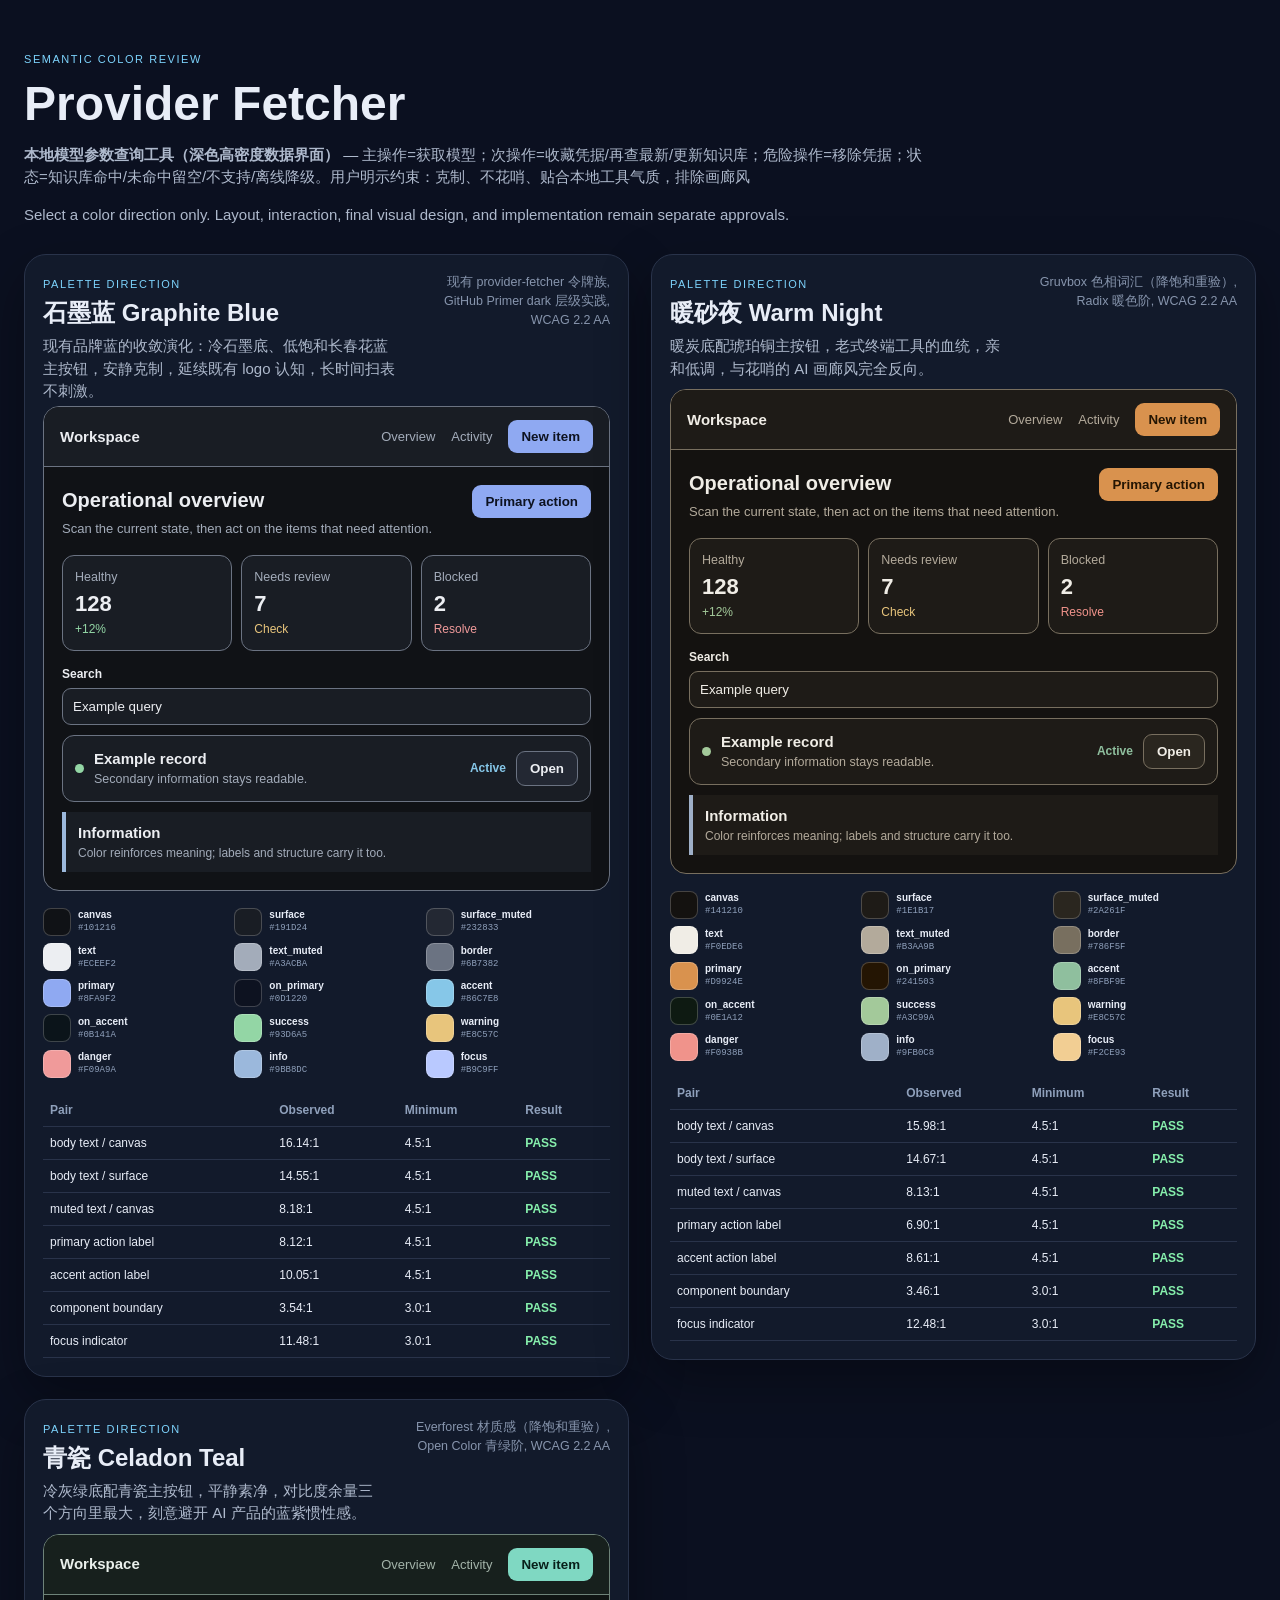
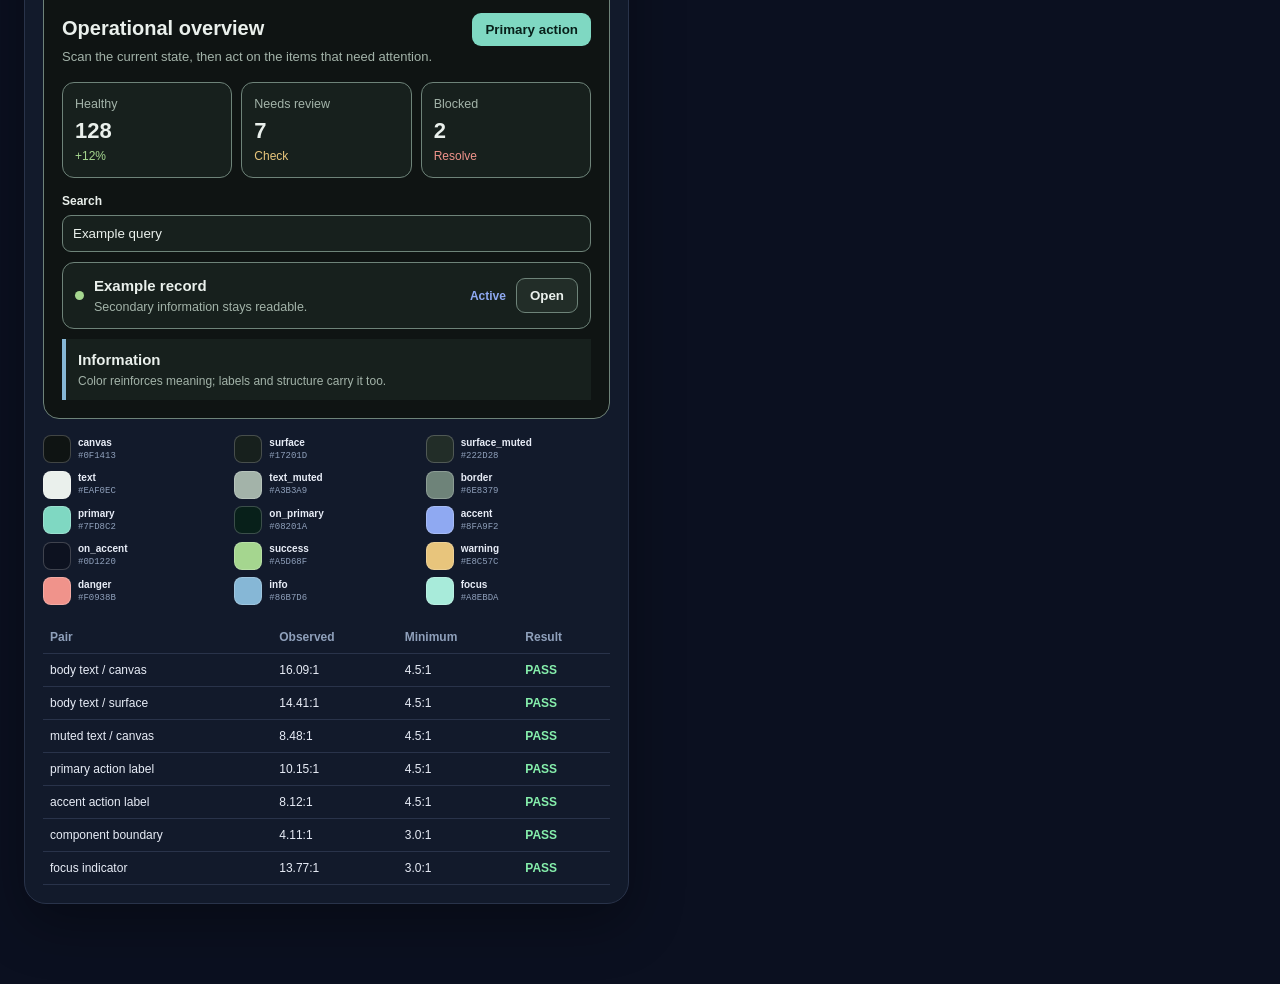
<file: design/palettes/palette-board.html>
<!doctype html>
<html lang="en"><head><meta charset="utf-8"><meta name="viewport" content="width=device-width,initial-scale=1"><title>Provider Fetcher — palette comparison</title>
<style>
*{box-sizing:border-box} body{margin:0;background:#0b1020;color:#e8edf7;font:15px/1.5 Inter,Segoe UI,Arial,sans-serif} .page{max-width:1500px;margin:auto;padding:40px 24px 80px} .intro{max-width:900px;margin-bottom:28px} .intro h1{font-size:clamp(28px,4vw,48px);line-height:1.05;margin:.2em 0} .intro p{color:#aeb9cc} .grid{display:grid;grid-template-columns:repeat(auto-fit,minmax(min(100%,420px),1fr));gap:22px;align-items:start} .direction{border:1px solid #29334a;border-radius:22px;background:#121a2b;padding:18px;box-shadow:0 20px 55px #0005} .direction>header{display:flex;justify-content:space-between;gap:18px;min-height:116px} .direction>header h2{margin:.1em 0;font-size:24px} .direction>header p{margin:.25em 0;color:#aeb9cc} .direction>header small{max-width:38%;color:#8795ad;text-align:right} .eyebrow{font-size:11px;letter-spacing:.14em;color:#7dd3fc!important} .preview{overflow:hidden;border-radius:16px;background:var(--canvas);color:var(--text);border:1px solid var(--border);min-height:400px} nav{display:flex;gap:16px;align-items:center;padding:13px 16px;background:var(--surface);border-bottom:1px solid var(--border)} nav strong{margin-right:auto} nav span{color:var(--text-muted);font-size:13px} button{border:0;border-radius:9px;padding:9px 13px;font-weight:700;cursor:default} nav button,.primary{background:var(--primary);color:var(--on-primary)} main{padding:18px} .title{display:flex;justify-content:space-between;gap:12px;align-items:start} h3{margin:0;font-size:20px} .title p{margin:4px 0 16px;color:var(--text-muted);font-size:13px} .stats{display:grid;grid-template-columns:repeat(3,1fr);gap:9px} article{background:var(--surface);border:1px solid var(--border);border-radius:12px;padding:12px} article small{display:block;color:var(--text-muted)} article b{font-size:22px} article i{display:block;font-style:normal;font-size:12px} .success{color:var(--success)} .warning{color:var(--warning)} .danger{color:var(--danger)} label{display:block;margin:14px 0 10px;font-size:12px;font-weight:700} input{display:block;width:100%;margin-top:5px;padding:10px;border:1px solid var(--border);border-radius:9px;background:var(--surface);color:var(--text);outline:3px solid transparent} input:focus{outline-color:var(--focus)} .row{display:grid;grid-template-columns:auto 1fr auto auto;gap:10px;align-items:center;background:var(--surface);border:1px solid var(--border);border-radius:12px;padding:12px} .row small{display:block;color:var(--text-muted)} .dot{width:9px;height:9px;border-radius:50%;background:var(--success)} .tag{color:var(--accent);font-weight:700;font-size:12px} .secondary{background:var(--muted);color:var(--text);border:1px solid var(--border)} .notice{margin-top:10px;border-left:4px solid var(--info);background:var(--surface);padding:10px 12px;display:grid} .notice span{color:var(--text-muted);font-size:12px} .swatches{display:grid;grid-template-columns:repeat(3,1fr);gap:7px;margin:16px 0} .swatch{display:grid;grid-template-columns:28px 1fr;column-gap:7px;align-items:center;min-width:0} .swatch span{width:28px;height:28px;border-radius:8px;border:1px solid #ffffff35;grid-row:1/3} .swatch b{font-size:10px;overflow:hidden;text-overflow:ellipsis} .swatch code{font-size:9px;color:#8fa0bb} table{width:100%;border-collapse:collapse;font-size:12px} th,td{padding:7px;border-bottom:1px solid #29334a;text-align:left} th{color:#8fa0bb} .pass{color:#86efac;font-weight:800} .fail{color:#fca5a5;font-weight:800}
@media(max-width:620px){nav span{display:none}.stats{grid-template-columns:1fr}.swatches{grid-template-columns:repeat(2,1fr)}.direction>header{display:block}.direction>header small{display:block;max-width:none;text-align:left}}
</style></head><body><div class="page"><div class="intro"><p class="eyebrow">SEMANTIC COLOR REVIEW</p><h1>Provider Fetcher</h1><p><b>本地模型参数查询工具（深色高密度数据界面）</b> — 主操作=获取模型；次操作=收藏凭据/再查最新/更新知识库；危险操作=移除凭据；状态=知识库命中/未命中留空/不支持/离线降级。用户明示约束：克制、不花哨、贴合本地工具气质，排除画廊风</p><p>Select a color direction only. Layout, interaction, final visual design, and implementation remain separate approvals.</p></div><div class="grid">
            <section class="direction" style="--canvas:#101216;--surface:#191D24;--muted:#232833;--text:#ECEEF2;--text-muted:#A3ACBA;--border:#6B7382;--primary:#8FA9F2;--on-primary:#0D1220;--accent:#86C7E8;--on-accent:#0B141A;--success:#93D6A5;--warning:#E8C57C;--danger:#F09A9A;--info:#9BB8DC;--focus:#B9C9FF">
              <header><div><p class="eyebrow">PALETTE DIRECTION</p><h2>石墨蓝 Graphite Blue</h2><p>现有品牌蓝的收敛演化：冷石墨底、低饱和长春花蓝主按钮，安静克制，延续既有 logo 认知，长时间扫表不刺激。</p></div><small>现有 provider-fetcher 令牌族, GitHub Primer dark 层级实践, WCAG 2.2 AA</small></header>
              <div class="preview">
                <nav><strong>Workspace</strong><span>Overview</span><span>Activity</span><button>New item</button></nav>
                <main>
                  <div class="title"><div><h3>Operational overview</h3><p>Scan the current state, then act on the items that need attention.</p></div><button class="primary">Primary action</button></div>
                  <div class="stats"><article><small>Healthy</small><b>128</b><i class="success">+12%</i></article><article><small>Needs review</small><b>7</b><i class="warning">Check</i></article><article><small>Blocked</small><b>2</b><i class="danger">Resolve</i></article></div>
                  <label>Search<input value="Example query" /></label>
                  <div class="row"><span class="dot"></span><div><b>Example record</b><small>Secondary information stays readable.</small></div><span class="tag">Active</span><button class="secondary">Open</button></div>
                  <div class="notice"><b>Information</b><span>Color reinforces meaning; labels and structure carry it too.</span></div>
                </main>
              </div>
              <div class="swatches"><div class="swatch"><span style="background:#101216"></span><b>canvas</b><code>#101216</code></div><div class="swatch"><span style="background:#191D24"></span><b>surface</b><code>#191D24</code></div><div class="swatch"><span style="background:#232833"></span><b>surface_muted</b><code>#232833</code></div><div class="swatch"><span style="background:#ECEEF2"></span><b>text</b><code>#ECEEF2</code></div><div class="swatch"><span style="background:#A3ACBA"></span><b>text_muted</b><code>#A3ACBA</code></div><div class="swatch"><span style="background:#6B7382"></span><b>border</b><code>#6B7382</code></div><div class="swatch"><span style="background:#8FA9F2"></span><b>primary</b><code>#8FA9F2</code></div><div class="swatch"><span style="background:#0D1220"></span><b>on_primary</b><code>#0D1220</code></div><div class="swatch"><span style="background:#86C7E8"></span><b>accent</b><code>#86C7E8</code></div><div class="swatch"><span style="background:#0B141A"></span><b>on_accent</b><code>#0B141A</code></div><div class="swatch"><span style="background:#93D6A5"></span><b>success</b><code>#93D6A5</code></div><div class="swatch"><span style="background:#E8C57C"></span><b>warning</b><code>#E8C57C</code></div><div class="swatch"><span style="background:#F09A9A"></span><b>danger</b><code>#F09A9A</code></div><div class="swatch"><span style="background:#9BB8DC"></span><b>info</b><code>#9BB8DC</code></div><div class="swatch"><span style="background:#B9C9FF"></span><b>focus</b><code>#B9C9FF</code></div></div>
              <table><thead><tr><th>Pair</th><th>Observed</th><th>Minimum</th><th>Result</th></tr></thead><tbody><tr><td>body text / canvas</td><td>16.14:1</td><td>4.5:1</td><td class="pass">PASS</td></tr><tr><td>body text / surface</td><td>14.55:1</td><td>4.5:1</td><td class="pass">PASS</td></tr><tr><td>muted text / canvas</td><td>8.18:1</td><td>4.5:1</td><td class="pass">PASS</td></tr><tr><td>primary action label</td><td>8.12:1</td><td>4.5:1</td><td class="pass">PASS</td></tr><tr><td>accent action label</td><td>10.05:1</td><td>4.5:1</td><td class="pass">PASS</td></tr><tr><td>component boundary</td><td>3.54:1</td><td>3.0:1</td><td class="pass">PASS</td></tr><tr><td>focus indicator</td><td>11.48:1</td><td>3.0:1</td><td class="pass">PASS</td></tr></tbody></table>
            </section>
            
            <section class="direction" style="--canvas:#141210;--surface:#1E1B17;--muted:#2A261F;--text:#F0EDE6;--text-muted:#B3AA9B;--border:#786F5F;--primary:#D9924E;--on-primary:#241503;--accent:#8FBF9E;--on-accent:#0E1A12;--success:#A3C99A;--warning:#E8C57C;--danger:#F0938B;--info:#9FB0C8;--focus:#F2CE93">
              <header><div><p class="eyebrow">PALETTE DIRECTION</p><h2>暖砂夜 Warm Night</h2><p>暖炭底配琥珀铜主按钮，老式终端工具的血统，亲和低调，与花哨的 AI 画廊风完全反向。</p></div><small>Gruvbox 色相词汇（降饱和重验）, Radix 暖色阶, WCAG 2.2 AA</small></header>
              <div class="preview">
                <nav><strong>Workspace</strong><span>Overview</span><span>Activity</span><button>New item</button></nav>
                <main>
                  <div class="title"><div><h3>Operational overview</h3><p>Scan the current state, then act on the items that need attention.</p></div><button class="primary">Primary action</button></div>
                  <div class="stats"><article><small>Healthy</small><b>128</b><i class="success">+12%</i></article><article><small>Needs review</small><b>7</b><i class="warning">Check</i></article><article><small>Blocked</small><b>2</b><i class="danger">Resolve</i></article></div>
                  <label>Search<input value="Example query" /></label>
                  <div class="row"><span class="dot"></span><div><b>Example record</b><small>Secondary information stays readable.</small></div><span class="tag">Active</span><button class="secondary">Open</button></div>
                  <div class="notice"><b>Information</b><span>Color reinforces meaning; labels and structure carry it too.</span></div>
                </main>
              </div>
              <div class="swatches"><div class="swatch"><span style="background:#141210"></span><b>canvas</b><code>#141210</code></div><div class="swatch"><span style="background:#1E1B17"></span><b>surface</b><code>#1E1B17</code></div><div class="swatch"><span style="background:#2A261F"></span><b>surface_muted</b><code>#2A261F</code></div><div class="swatch"><span style="background:#F0EDE6"></span><b>text</b><code>#F0EDE6</code></div><div class="swatch"><span style="background:#B3AA9B"></span><b>text_muted</b><code>#B3AA9B</code></div><div class="swatch"><span style="background:#786F5F"></span><b>border</b><code>#786F5F</code></div><div class="swatch"><span style="background:#D9924E"></span><b>primary</b><code>#D9924E</code></div><div class="swatch"><span style="background:#241503"></span><b>on_primary</b><code>#241503</code></div><div class="swatch"><span style="background:#8FBF9E"></span><b>accent</b><code>#8FBF9E</code></div><div class="swatch"><span style="background:#0E1A12"></span><b>on_accent</b><code>#0E1A12</code></div><div class="swatch"><span style="background:#A3C99A"></span><b>success</b><code>#A3C99A</code></div><div class="swatch"><span style="background:#E8C57C"></span><b>warning</b><code>#E8C57C</code></div><div class="swatch"><span style="background:#F0938B"></span><b>danger</b><code>#F0938B</code></div><div class="swatch"><span style="background:#9FB0C8"></span><b>info</b><code>#9FB0C8</code></div><div class="swatch"><span style="background:#F2CE93"></span><b>focus</b><code>#F2CE93</code></div></div>
              <table><thead><tr><th>Pair</th><th>Observed</th><th>Minimum</th><th>Result</th></tr></thead><tbody><tr><td>body text / canvas</td><td>15.98:1</td><td>4.5:1</td><td class="pass">PASS</td></tr><tr><td>body text / surface</td><td>14.67:1</td><td>4.5:1</td><td class="pass">PASS</td></tr><tr><td>muted text / canvas</td><td>8.13:1</td><td>4.5:1</td><td class="pass">PASS</td></tr><tr><td>primary action label</td><td>6.90:1</td><td>4.5:1</td><td class="pass">PASS</td></tr><tr><td>accent action label</td><td>8.61:1</td><td>4.5:1</td><td class="pass">PASS</td></tr><tr><td>component boundary</td><td>3.46:1</td><td>3.0:1</td><td class="pass">PASS</td></tr><tr><td>focus indicator</td><td>12.48:1</td><td>3.0:1</td><td class="pass">PASS</td></tr></tbody></table>
            </section>
            
            <section class="direction" style="--canvas:#0F1413;--surface:#17201D;--muted:#222D28;--text:#EAF0EC;--text-muted:#A3B3A9;--border:#6E8379;--primary:#7FD8C2;--on-primary:#08201A;--accent:#8FA9F2;--on-accent:#0D1220;--success:#A5D68F;--warning:#E8C57C;--danger:#F0938B;--info:#86B7D6;--focus:#A8EBDA">
              <header><div><p class="eyebrow">PALETTE DIRECTION</p><h2>青瓷 Celadon Teal</h2><p>冷灰绿底配青瓷主按钮，平静素净，对比度余量三个方向里最大，刻意避开 AI 产品的蓝紫惯性感。</p></div><small>Everforest 材质感（降饱和重验）, Open Color 青绿阶, WCAG 2.2 AA</small></header>
              <div class="preview">
                <nav><strong>Workspace</strong><span>Overview</span><span>Activity</span><button>New item</button></nav>
                <main>
                  <div class="title"><div><h3>Operational overview</h3><p>Scan the current state, then act on the items that need attention.</p></div><button class="primary">Primary action</button></div>
                  <div class="stats"><article><small>Healthy</small><b>128</b><i class="success">+12%</i></article><article><small>Needs review</small><b>7</b><i class="warning">Check</i></article><article><small>Blocked</small><b>2</b><i class="danger">Resolve</i></article></div>
                  <label>Search<input value="Example query" /></label>
                  <div class="row"><span class="dot"></span><div><b>Example record</b><small>Secondary information stays readable.</small></div><span class="tag">Active</span><button class="secondary">Open</button></div>
                  <div class="notice"><b>Information</b><span>Color reinforces meaning; labels and structure carry it too.</span></div>
                </main>
              </div>
              <div class="swatches"><div class="swatch"><span style="background:#0F1413"></span><b>canvas</b><code>#0F1413</code></div><div class="swatch"><span style="background:#17201D"></span><b>surface</b><code>#17201D</code></div><div class="swatch"><span style="background:#222D28"></span><b>surface_muted</b><code>#222D28</code></div><div class="swatch"><span style="background:#EAF0EC"></span><b>text</b><code>#EAF0EC</code></div><div class="swatch"><span style="background:#A3B3A9"></span><b>text_muted</b><code>#A3B3A9</code></div><div class="swatch"><span style="background:#6E8379"></span><b>border</b><code>#6E8379</code></div><div class="swatch"><span style="background:#7FD8C2"></span><b>primary</b><code>#7FD8C2</code></div><div class="swatch"><span style="background:#08201A"></span><b>on_primary</b><code>#08201A</code></div><div class="swatch"><span style="background:#8FA9F2"></span><b>accent</b><code>#8FA9F2</code></div><div class="swatch"><span style="background:#0D1220"></span><b>on_accent</b><code>#0D1220</code></div><div class="swatch"><span style="background:#A5D68F"></span><b>success</b><code>#A5D68F</code></div><div class="swatch"><span style="background:#E8C57C"></span><b>warning</b><code>#E8C57C</code></div><div class="swatch"><span style="background:#F0938B"></span><b>danger</b><code>#F0938B</code></div><div class="swatch"><span style="background:#86B7D6"></span><b>info</b><code>#86B7D6</code></div><div class="swatch"><span style="background:#A8EBDA"></span><b>focus</b><code>#A8EBDA</code></div></div>
              <table><thead><tr><th>Pair</th><th>Observed</th><th>Minimum</th><th>Result</th></tr></thead><tbody><tr><td>body text / canvas</td><td>16.09:1</td><td>4.5:1</td><td class="pass">PASS</td></tr><tr><td>body text / surface</td><td>14.41:1</td><td>4.5:1</td><td class="pass">PASS</td></tr><tr><td>muted text / canvas</td><td>8.48:1</td><td>4.5:1</td><td class="pass">PASS</td></tr><tr><td>primary action label</td><td>10.15:1</td><td>4.5:1</td><td class="pass">PASS</td></tr><tr><td>accent action label</td><td>8.12:1</td><td>4.5:1</td><td class="pass">PASS</td></tr><tr><td>component boundary</td><td>4.11:1</td><td>3.0:1</td><td class="pass">PASS</td></tr><tr><td>focus indicator</td><td>13.77:1</td><td>3.0:1</td><td class="pass">PASS</td></tr></tbody></table>
            </section>
            </div></div></body></html>
</file>
